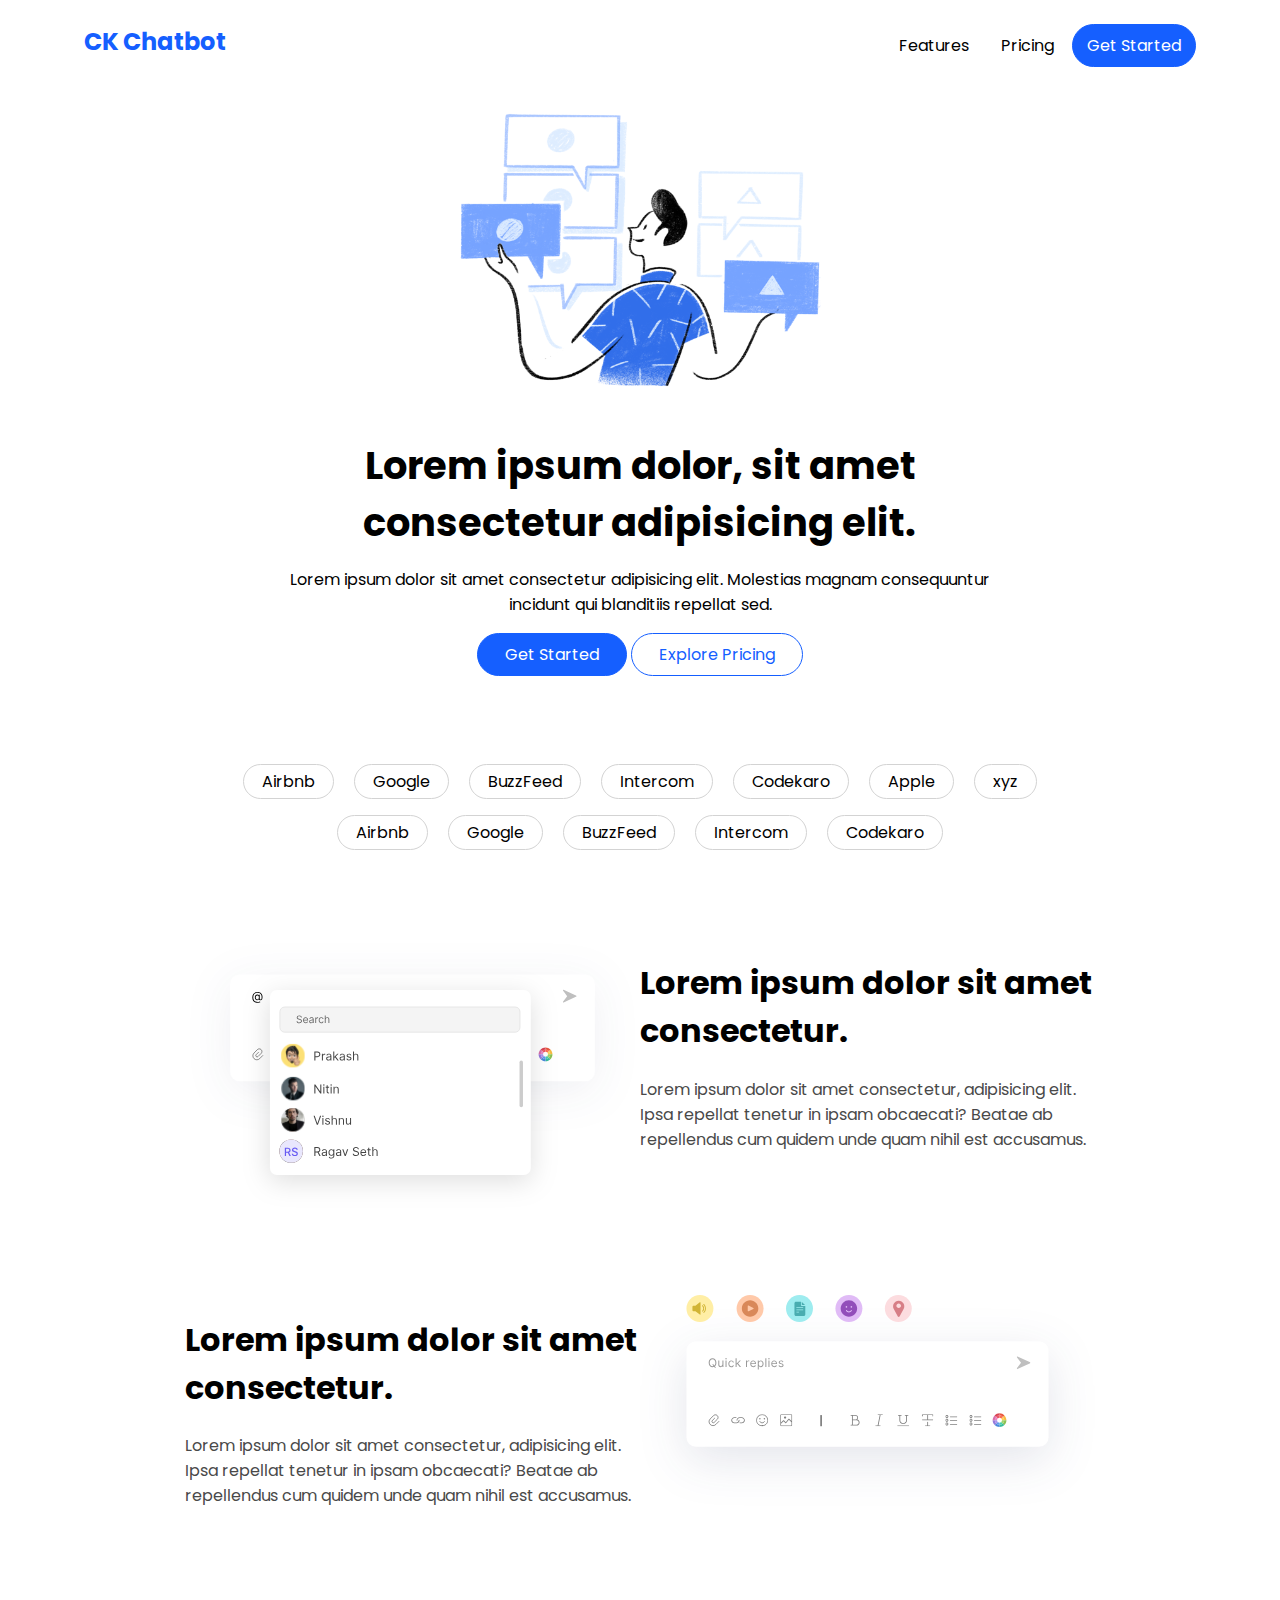
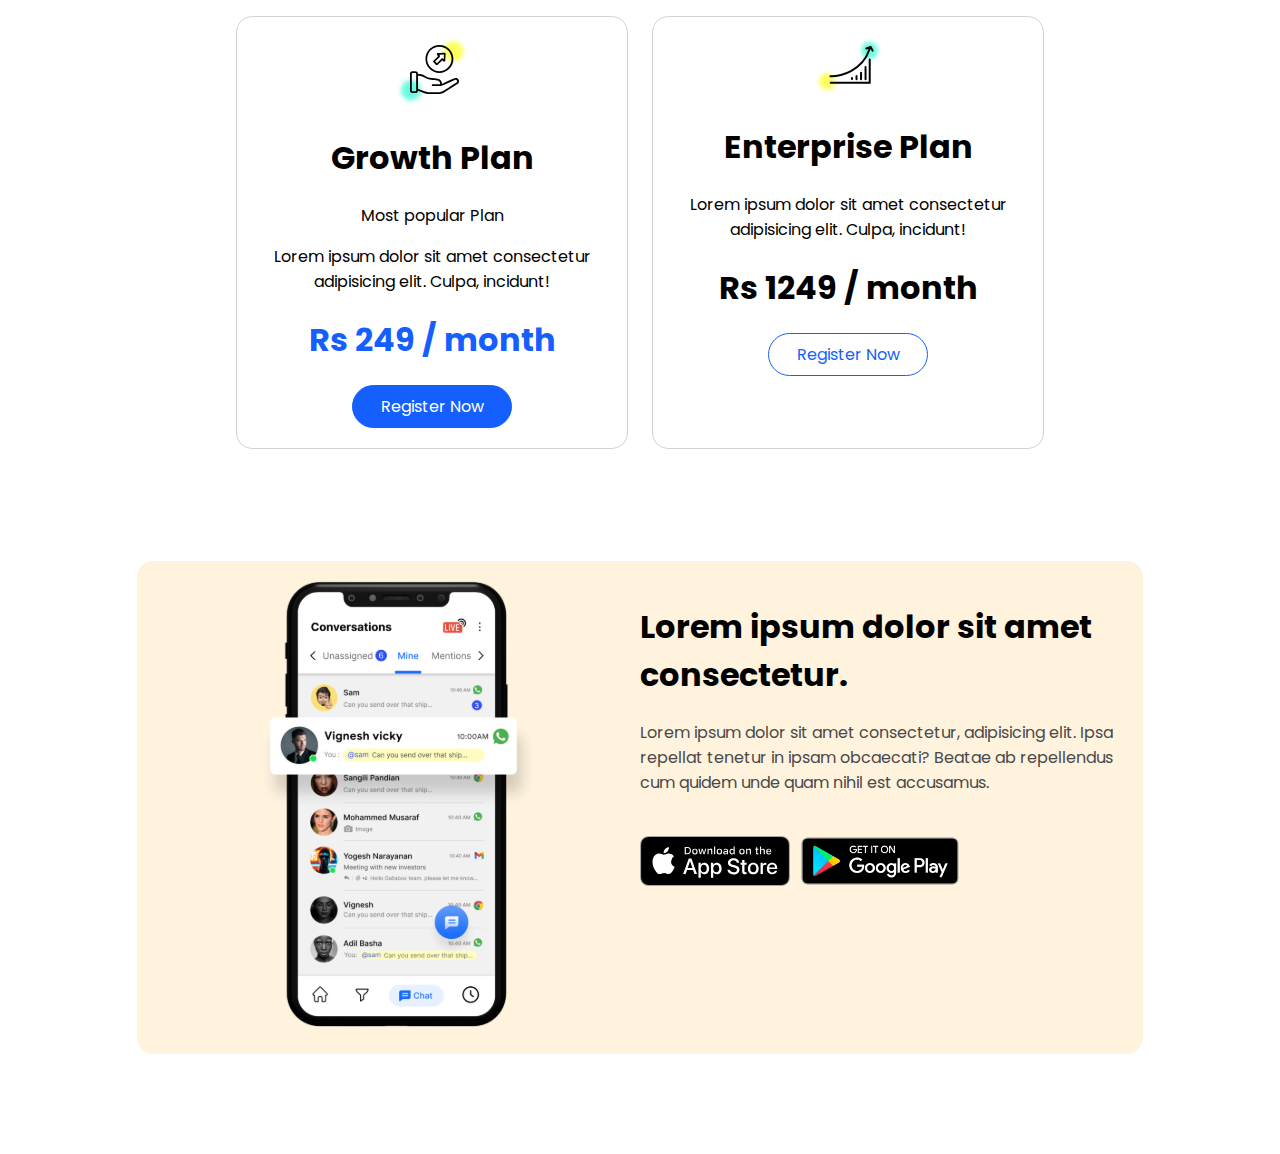
<file: CSS project/index.html>
<!DOCTYPE html>
<html lang="en">

<head>
    <meta charset="UTF-8">
    <meta http-equiv="X-UA-Compatible" content="IE=edge">
    <meta name="viewport" content="width=device-width, initial-scale=1.0">
    <title>Codekaro Chatbot</title>
    <link rel="stylesheet" href="./css/style.css">
</head>

<body>
    
        <nav>
            <div class="navbar">
                <a href="" class="logo">CK Chatbot</a>
                <div class="">
                    <a href="#features" class="nav-link">Features</a>
                    <a href="#pricing" class="nav-link">Pricing</a>
                    <a href="" class="nav-btn">Get Started</a>
                </div>
            </div>
        </nav>


    <section>
        <div class="container text-center">
            <div class="hero-container">
                <img src="./img/./threads_1.png" class="hero-img" alt="">
                <h1 class="display-5 m-0">Lorem ipsum dolor, sit amet consectetur adipisicing elit.</h1>
                <p>Lorem ipsum dolor sit amet consectetur adipisicing elit. Molestias magnam consequuntur incidunt qui
                    blanditiis repellat sed.</p>
                <a href="#" class="btn">Get Started</a>
                <a href="#" class="btn-outline">Explore Pricing</a>
            </div>
        </div>
    </section>
    <section>
        <div class="container justify-content-center">
            <div class="brand-logo text-center">
                <div class="brand-chip">Airbnb</div>
                <div class="brand-chip">Google</div>
                <div class="brand-chip">BuzzFeed</div>
                <div class="brand-chip">Intercom</div>
                <div class="brand-chip">Codekaro</div>
                <div class="brand-chip">Apple</div>
                <div class="brand-chip">xyz</div>
                <div class="brand-chip">Airbnb</div>
                <div class="brand-chip">Google</div>
                <div class="brand-chip">BuzzFeed</div>
                <div class="brand-chip">Intercom</div>
                <div class="brand-chip">Codekaro</div>
            </div>
        </div>
    </section>

    <section id="features">
        <div class="container justify-content-center">
            <div class="features">
                <div class="d-flex">
                    <div class="w-50">
                        <img src="./img/customer-profiling.svg" class="img-res" alt="">
                    </div>
                    <div class="w-50">
                        <h1 class="display-6">Lorem ipsum dolor sit amet consectetur.</h1>
                        <p class="desc">Lorem ipsum dolor sit amet consectetur, adipisicing elit. Ipsa repellat tenetur
                            in ipsam obcaecati? Beatae ab repellendus cum quidem unde quam nihil est accusamus.</p>
                    </div>
                </div>
            </div>
        </div>

    </section>
    <section>
        <div class="container justify-content-center">
            <div class="features">
                <div class="d-flex">

                    <div class="w-50">
                        <h1 class="display-6">Lorem ipsum dolor sit amet consectetur.</h1>
                        <p class="desc">Lorem ipsum dolor sit amet consectetur, adipisicing elit. Ipsa repellat tenetur
                            in ipsam obcaecati? Beatae ab repellendus cum quidem unde quam nihil est accusamus.</p>
                    </div>
                    <div class="w-50">
                        <img src="./img/features-quick-replies.svg" class="img-res" alt="">
                    </div>
                </div>
            </div>
        </div>
    </section>
    <section id="pricing">
        <div class="container justify-content-center ">
            
            <div class="pricing-card text-center">
                <img src="./img/benefits-improve-customers-icon.svg" alt="">
                <h1>Growth Plan</h1>
                <p>Most popular Plan</p>
                <p>Lorem ipsum dolor sit amet consectetur adipisicing elit. Culpa, incidunt!</p>
                <h1 class="display-6 text-primary"> Rs 249 / month</h1>
                <a href="" class="btn">Register Now</a>
            </div>
            <div class="pricing-card text-center">
                <img src="./img/benefits-graph-icon.svg" alt="">
                <h1>Enterprise Plan</h1>
                <p>Lorem ipsum dolor sit amet consectetur adipisicing elit. Culpa, incidunt!</p>
                <h1 class="display-6"> Rs 1249 / month</h1>
                <a href="" class="btn-outline">Register Now</a>
            </div>
        </div>
    </section>

    <section>
        <div class="container justify-content-center ">
            <div class="app-card">
                <div class="d-flex">
                    <div class="w-50 text-center">
                        <img src="./img/homepage-mobile.svg" alt="">
                    </div>
                    <div class="w-50">
                        <h1 class="display-6">Lorem ipsum dolor sit amet consectetur.</h1>
                        <p class="desc">Lorem ipsum dolor sit amet consectetur, adipisicing elit. Ipsa repellat tenetur
                            in ipsam obcaecati? Beatae ab repellendus cum quidem unde quam nihil est accusamus.</p>
                        <div class="align-items-center">
                            <img src="./img/appstore-badge.svg" class="app-btn-apple" alt="">
                            <img src="./img/en_badge_web_generic.png" class="app-btn-google" alt="">
                        </div>
                    </div>
                </div>
            </div>
        </div>

    </section>
</body>

</html>
</file>
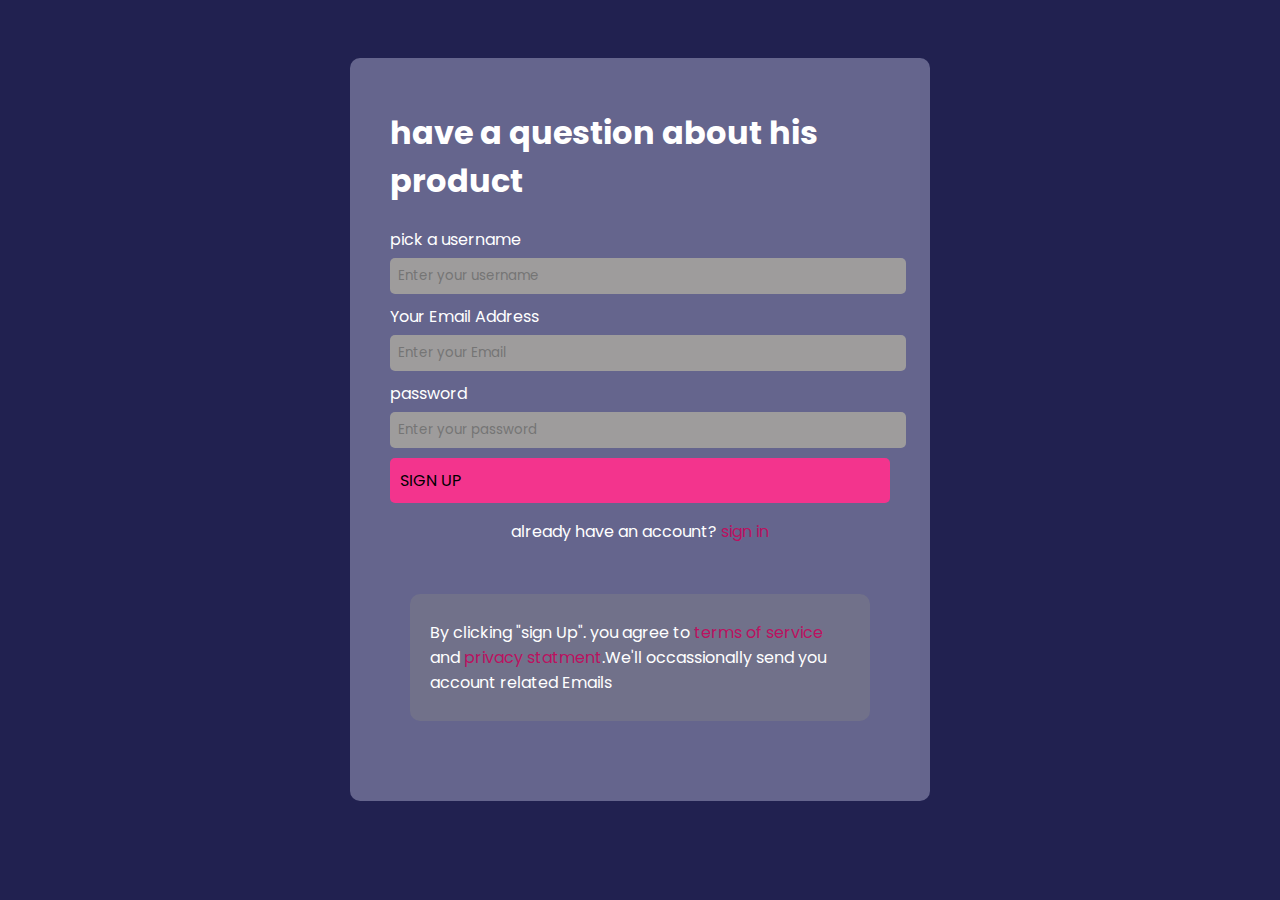
<file: Lets_Have_Some_Fun/Form-trial/index.html>
<!DOCTYPE html>
<html lang="en">
<head>
    <meta charset="UTF-8">
    <meta http-equiv="X-UA-Compatible" content="IE=edge">
    <meta name="viewport" content="width=device-width, initial-scale=1.0">
    <title>Document</title>
    <link rel="stylesheet" href="./style.css">
</head>
<body>
    <div class="container1">
        <h1>have a question about his product</h1>
        <span> pick a username </span><br>
        <input type="text" placeholder="Enter your username "><br>
        <span> Your Email Address</span><br>
        <input type="email" placeholder="Enter your Email"><br>
        <span> password</span><br>
        <input type="password" placeholder="Enter your password"><br>
       <a href="#" class="btn">SIGN UP</a>
        <center><p>already have an account? <a href="" class="a-pink">sign in</a></center>
            <div class="container2">
                <p>
                    By clicking "sign Up". you agree to <a href="#"class="a-pink">terms of service</a> and <a href=""class="a-pink">privacy statment</a>.We'll occassionally send you account related Emails
                </p>
            </div>
        </div>
</body>
</html>
</file>
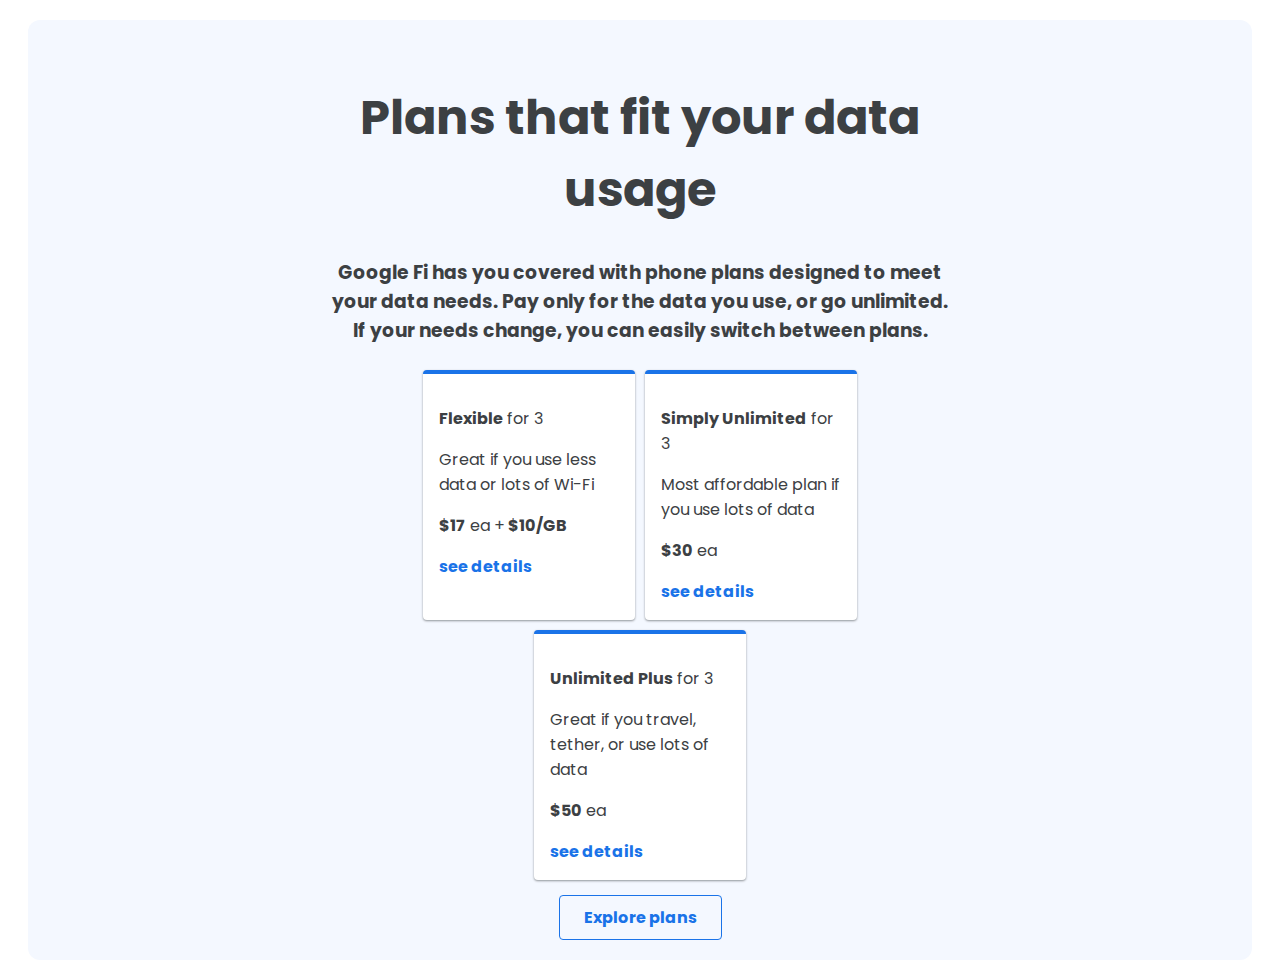
<file: Lets_Have_Some_Fun/Google-Content/index.html>
<!DOCTYPE html>
<html lang="en">
<head>
    <meta charset="UTF-8">
    <meta http-equiv="X-UA-Compatible" content="IE=edge">
    <meta name="viewport" content="width=device-width, initial-scale=1.0">
    <title>Document</title>
    <link rel="stylesheet" href="./CSS/style.css">
</head>
<body>
    <div class="block">
    <h1 class="heading">Plans that fit
        your data usage</h1>
        <h3>Google Fi has you covered with phone plans designed to meet your data needs. Pay only for the data you use, or go unlimited. If your needs change, you can easily switch between plans.</h3>
        <div class="container">
            <div class="f1">
                <p><strong>Flexible</strong> for 3</p>
                <p>Great if you use less data or lots of Wi-Fi</p>
                
                    <p><b>$17</b> ea + <b>$10/GB</b></p>
               
                <a href="" class="link">see details</a>
            </div>
            <div class="f1">
                <p><strong>Simply Unlimited</strong> for 3</p>
                <p>Most affordable plan if you use lots of data</p>
               
                    <p><b>$30</b> ea </p>
               
                <a href="" class="link">see details</a>
            </div>
            <div class="f1">
                <p><strong>Unlimited Plus</strong> for 3</p>
                <p>Great if you travel, tether, or use lots of data</p>
              
                    <p><b>$50</b> ea </p>
               
                <a href="" class="link">see details</a>
            </div>
            
        </div>
        <div class="">
            <a href="#" class="btn">Explore plans</a>
        </div>

    </div>
    
    
</body>
</html>
</file>
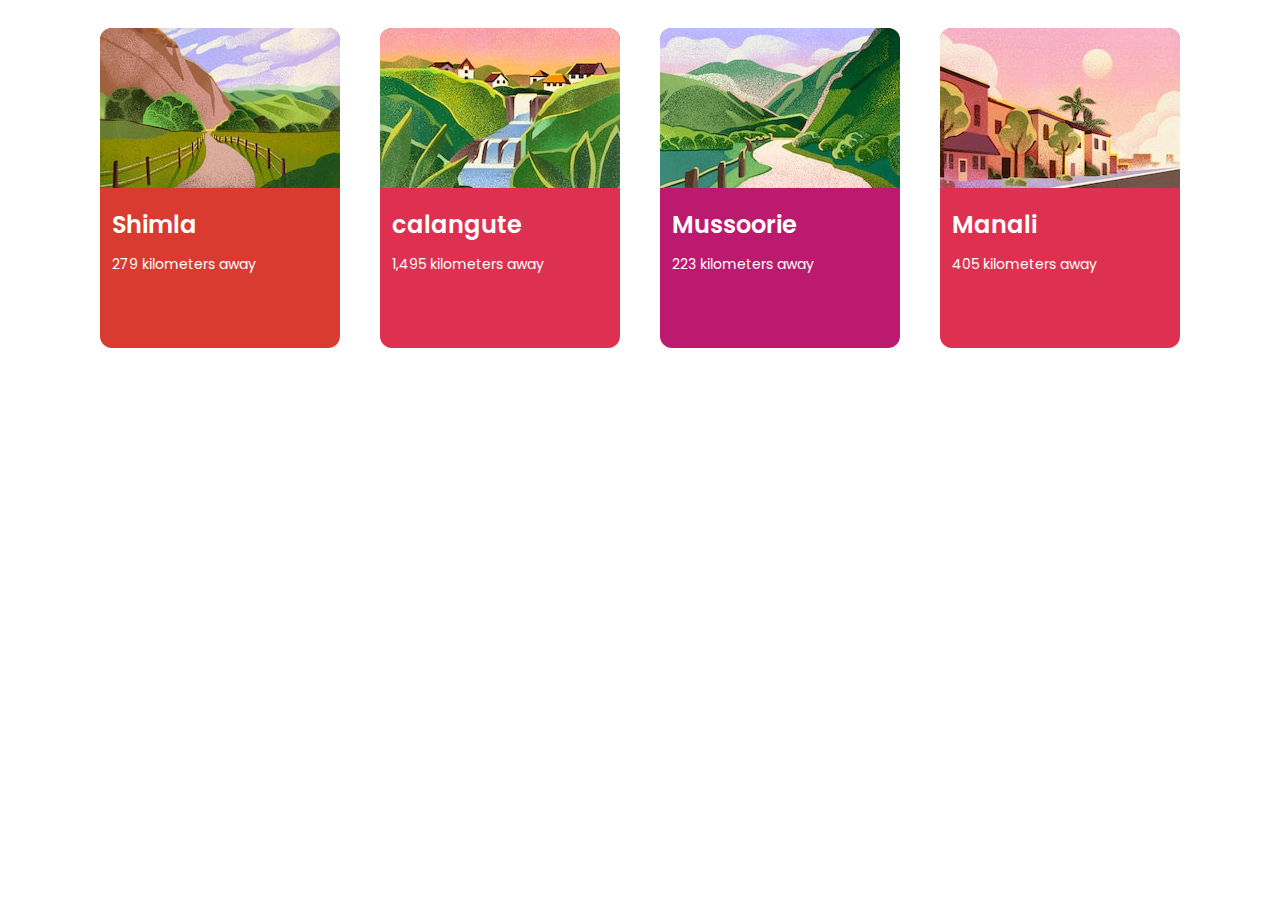
<file: Lets_Have_Some_Fun/Airbnb-content/cards.html>
<!DOCTYPE html>
<html lang="en">
<head>
    <meta charset="UTF-8">
    <meta http-equiv="X-UA-Compatible" content="IE=edge">
    <meta name="viewport" content="width=, initial-scale=1.0">
    <title>Assignment</title>
   <link rel="stylesheet" href="./CSS/style.css">
  
</head>
<body>
    <div class="container">
        <div class="card-1">
        <img src="shimla.jpg" alt="shimla_animated" class="img" >
        <h1 class="destination">Shimla</h1>
        <p class="dist">279 kilometers away</p>
        </div>
        <div class="card-2">
            <img src="calangute.jpg" alt="calangute_animated" class="img" >
            <h1 class="destination">calangute</h1>
            <p class="dist">1,495 kilometers away</p>
        </div>
        <div class="card-3">
            <img src="masoorie.jpg" alt="mussoorie_animated" class="img" >
            <h1 class="destination">Mussoorie</h1>
            <p class="dist">223 kilometers away</p>
        </div>
        <div class="card-4">
            <img src="manali.jpg" alt="Manali_animated" class="img" >
            <h1 class="destination" >Manali</h1>
            <p class="dist">405 kilometers away</p>
            </div>

            
    </div>
       
</body>
</html>
</file>
<file: CSS project/css/style.css>
@import url('https://fonts.googleapis.com/css2?family=Poppins:wght@300;400;600;700&display=swap');
*{
    font-family: 'Poppins', sans-serif;
}
:root{
  --primary  : rgb(21, 95, 255);
  --white    : #fff;
}
.container{
    margin: 0 5%;
}
section{
    margin: 0 0 80px 0;
}
.text-center{
    text-align: center;
}
.display-5{
    font-size: 2.4rem;
}
.display-6{
   font-size: 2rem;
}
.hero-img{
    height: 360px;
}
.m-0{
    margin: 0;
}
.btn{
    background-color: var(--primary);
    border:1px solid var(--primary);
    color: white;
    display: inline-block;
    padding: .5rem 1.7rem;
    border-radius: 66px;
    text-decoration: none;
}
.btn-outline{
    background-color: white;
    border:1px solid var(--primary);
    color: var(--primary);
    display: inline-block;
    padding: .5rem 1.7rem;
    border-radius: 66px;
    text-decoration: none;
}
.hero-container{
    width: 700px;
    margin: 0 auto;
}
.d-flex{
    display: flex;
    flex-wrap: wrap;
}
.img-res{
    width: 100%;
}
.w-50{
    width: 50%;
}
.desc{
    color:rgb(73, 73, 73);
}
.app-card{
    background-color: rgb(255, 243, 222);
    border-radius: 16px;
    padding: 20px;
    margin: 20px 0;
    width: 85%;
}
.justify-content-center{
    display: flex;
    justify-content: center;
}
.app-btn-apple{
    height: 50px;
}
.app-btn-google{
    
    height: 70px;
}
.align-items-center{
    display: flex;
    height: 100px;
    align-items: center;
}
.features{
    width: 80%;
}
.brand{
    height: 40px;
    padding: 0 10px
}
.brand-1{
    height: 26px;
    padding: 0 10px
}
.brand-logo{
    width: 75%;


}
.brand-chip{
    border:1px solid lightgray;
    border-radius: 40px;
    padding: 4px 18px;
    margin: 8px;
    display: inline-block;

}
.pricing-card{
    border:1px solid lightgray;
    border-radius: 16px;
    padding: 20px;
    margin:12px;
    width:350px
}
.text-primary{
    color: var(--primary);
}
nav{
    position: sticky;
    top: 0;
    height: 30px;
    background-color: white;
    padding: 16px 0;
}
.navbar{
    
    top: 0;
    margin:0 6%;
    display: flex;
    justify-content: space-between;
}
.logo{
    font-weight: bolder;
    font-size: 1.5rem;
    color: var(--primary);
    text-decoration: none;
}
.nav-link{
    color: black;
    text-decoration: none;
    padding: 8px 14px;
}
.nav-btn{
    background-color: var(--primary);
    border:1px solid var(--primary);
    color: white;
    display: inline-block;
    padding: 8px 14px;
    border-radius: 66px;
    text-decoration: none;
}
</file>
<file: Lets_Have_Some_Fun/Form-trial/style.css>
@import url('https://fonts.googleapis.com/css2?family=Poppins:ital,wght@0,300;0,400;0,500;0,600;0,700;0,800;1,200&display=swap');
*{
    font-family: poppins;
}

body{
    background-color: rgb(33, 33, 80);
    color: white;
    justify-content: center;
    display: flex;
}
.container1{
    height: auto;
    width: 500px;
    padding: 30px 40px;
    margin: 50px 20px;
    background-color:rgb(101, 101, 141) ;
    border-radius: 10px;
    
}
.container2{
    padding: 10px 20px;
    margin: 50px 20px;
    background-color:rgb(113, 113, 138) ;
    border-radius: 10px;
    border:none;
}
.btn{
    display:flex;
    color: black;
    text-decoration: none;
    background-color: rgb(243, 52, 141);
    padding:10px;
    border-radius: 5px;
    
}
input{
    width:100%;
    margin-top: 6px;
    margin-bottom: 10px;
    padding: 8px;
    border-radius: 5px;
    border: none;
    background-color: rgb(158, 156, 156);
}
a{
    text-decoration: none;
    color: rgb(187, 17, 96);
}
</file>
<file: Lets_Have_Some_Fun/Google-Content/CSS/style.css>
@import url('https://fonts.googleapis.com/css2?family=Poppins:wght@200&display=swap');
*{
    font-family: 'poppins', sans-serif;
    color: #3c4043;
    
}
.block{
    background-color: #f4f8ff;
    border-radius: 12px;
    text-align: center;
    margin: 20px;
    padding: 30px 300px;
}
.container{
    display: flex;
    justify-content:center;
    margin:20px;
    flex-wrap: wrap;
    
    
}
.f1{
  
    background-color: white;
    border-top: 4px solid #1a73e8;
    padding: 16px;
    margin: 5px;
    border-radius: 4px;
    width: 180px;
    height: auto;
    text-align: left;
    box-shadow: 0 1px 2px #9aa0a6, 0 1px 3px #dadce0;
}
.link{
    text-decoration: none;
    color: #1a73e8;
    font-weight: bolder;
}
h1{
    font-weight: bolder;
    font-size: 48px;
}
.btn{
    border: 1px solid #1a73e8 ;
    color: #1a73e8;
    text-decoration: none;
    border-radius: 4px;
    padding: 10px 24px;
    font-weight: bolder;
    
}
.link:hover{
    text-decoration: underline;
}
.btn:hover{
    
}
</file>
<file: Lets_Have_Some_Fun/Airbnb-content/CSS/style.css>
@import url('https://fonts.googleapis.com/css2?family=Poppins:wght@200&display=swap');

.card-1{
    background-color:  #d93b30;
    border-radius: 12px;
    font-family: 'poppins',sans-serif;
    margin: 20px;
    width: 240px;
    height: 320px;
    padding: 0px;
}
.card-2{
    background-color: #de3151  ;
    border-radius: 12px;
    font-family: 'poppins',sans-serif;
    margin: 20px;
    width: 240px;
    height: 320px;
    padding: 0px;
}
.card-3{
    background-color: #bc1a6e;
    border-radius: 12px;
    font-family: 'poppins',sans-serif;
    margin: 20px;
    width: 240px;
    height: 320px;
    padding: 0px;
}
.card-4{
    background-color: #de3151;
    border-radius: 12px;
    font-family: 'poppins',sans-serif;
    margin: 20px;
    width: 240px;
    height: 320px;
    padding: 0px;
}
.img{
    border-top-left-radius: 12px;
    border-top-right-radius: 12px;
}
.destination{
    color: white;
    font-size: 24px;
    font-weight: 600;
    margin: 12px;
}
.dist{
    color: white;
    margin: 0px 12px;
    font-size: 14px;
    
}
.container{
    display: flex;
    justify-content: center;
}
</file>
